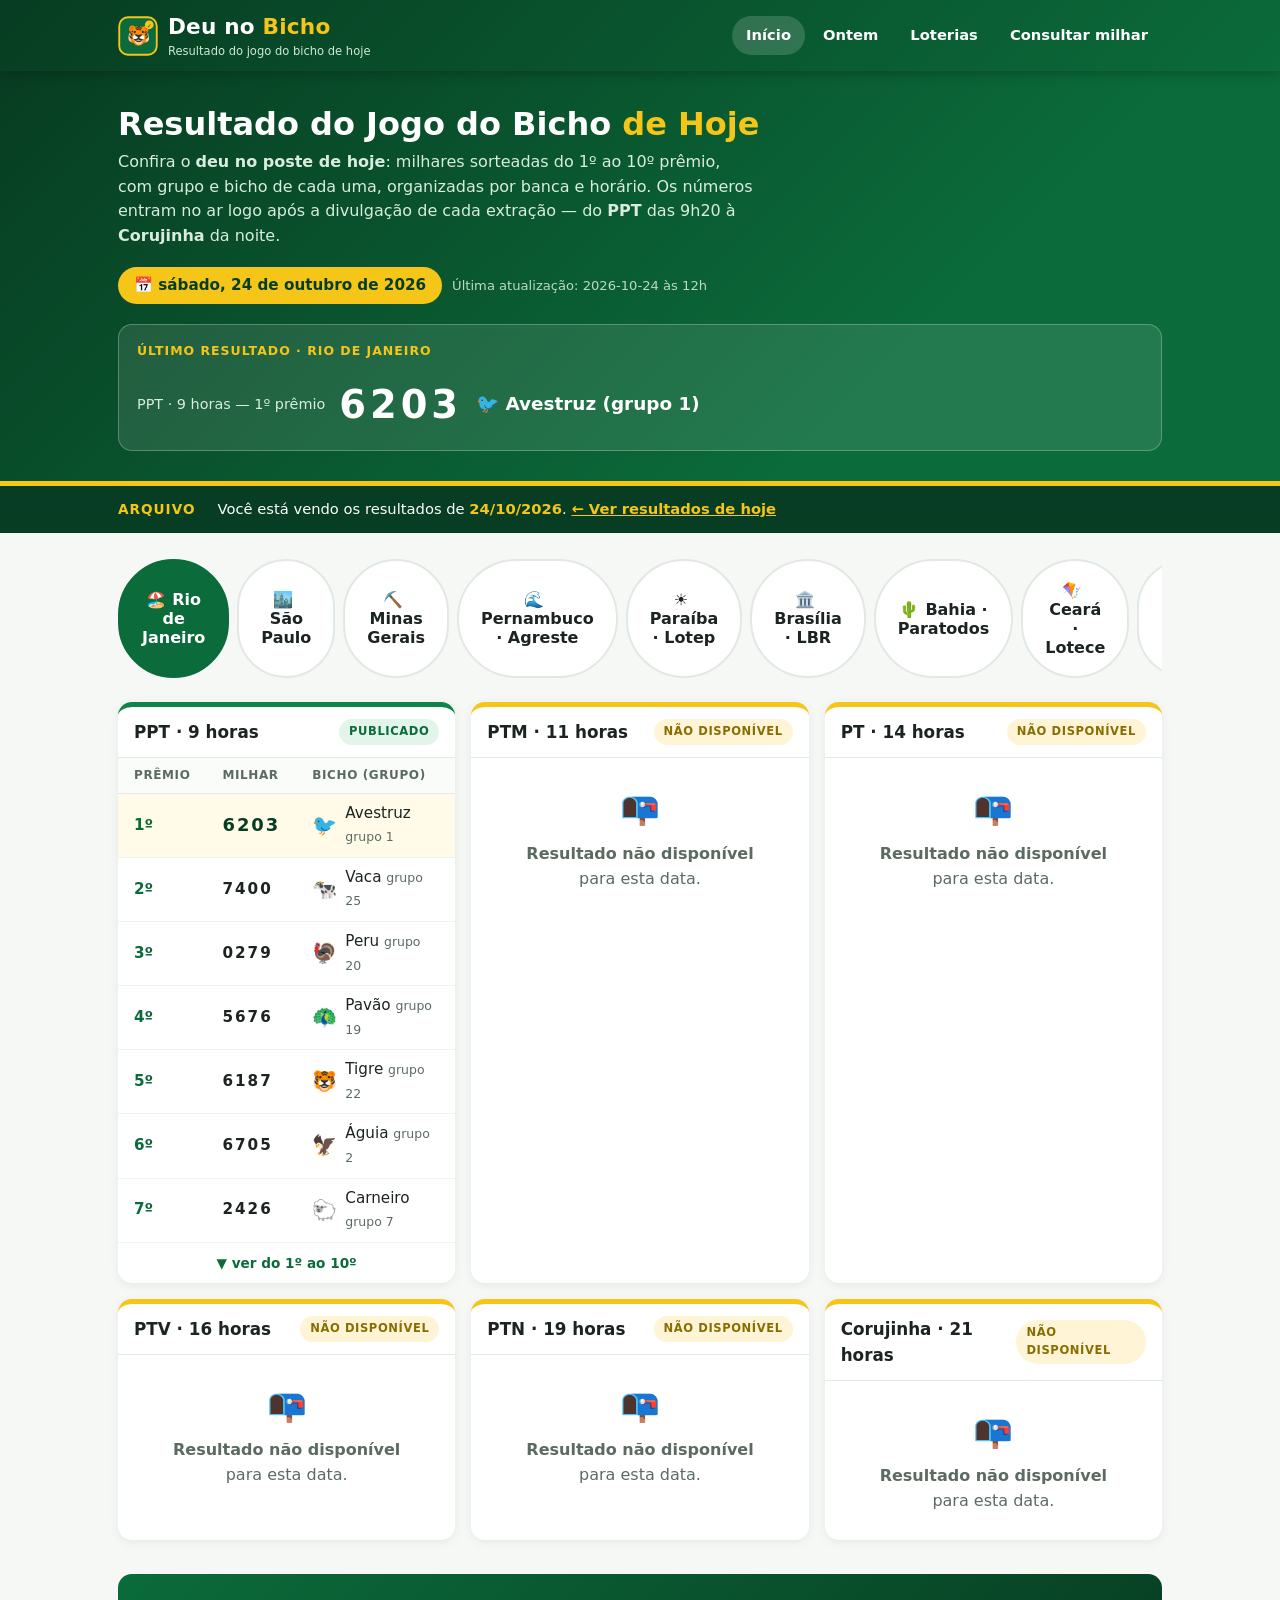
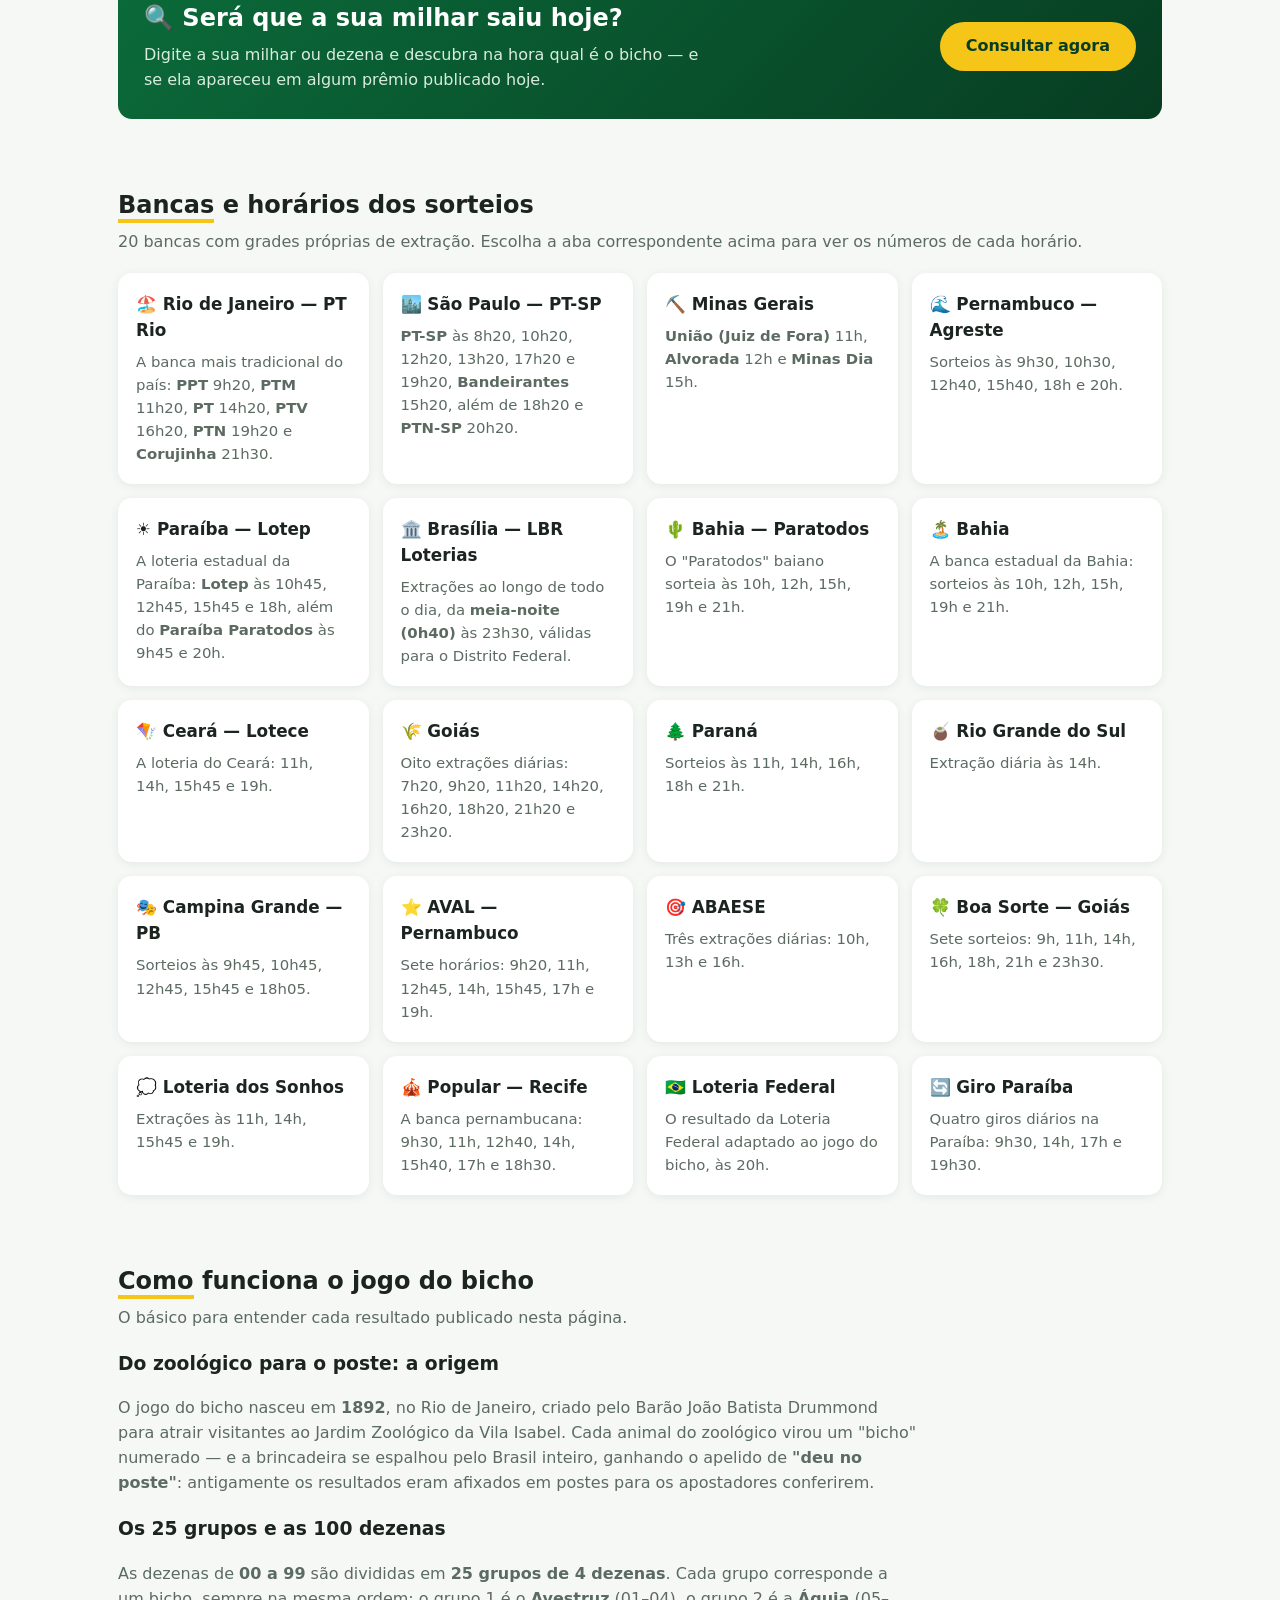
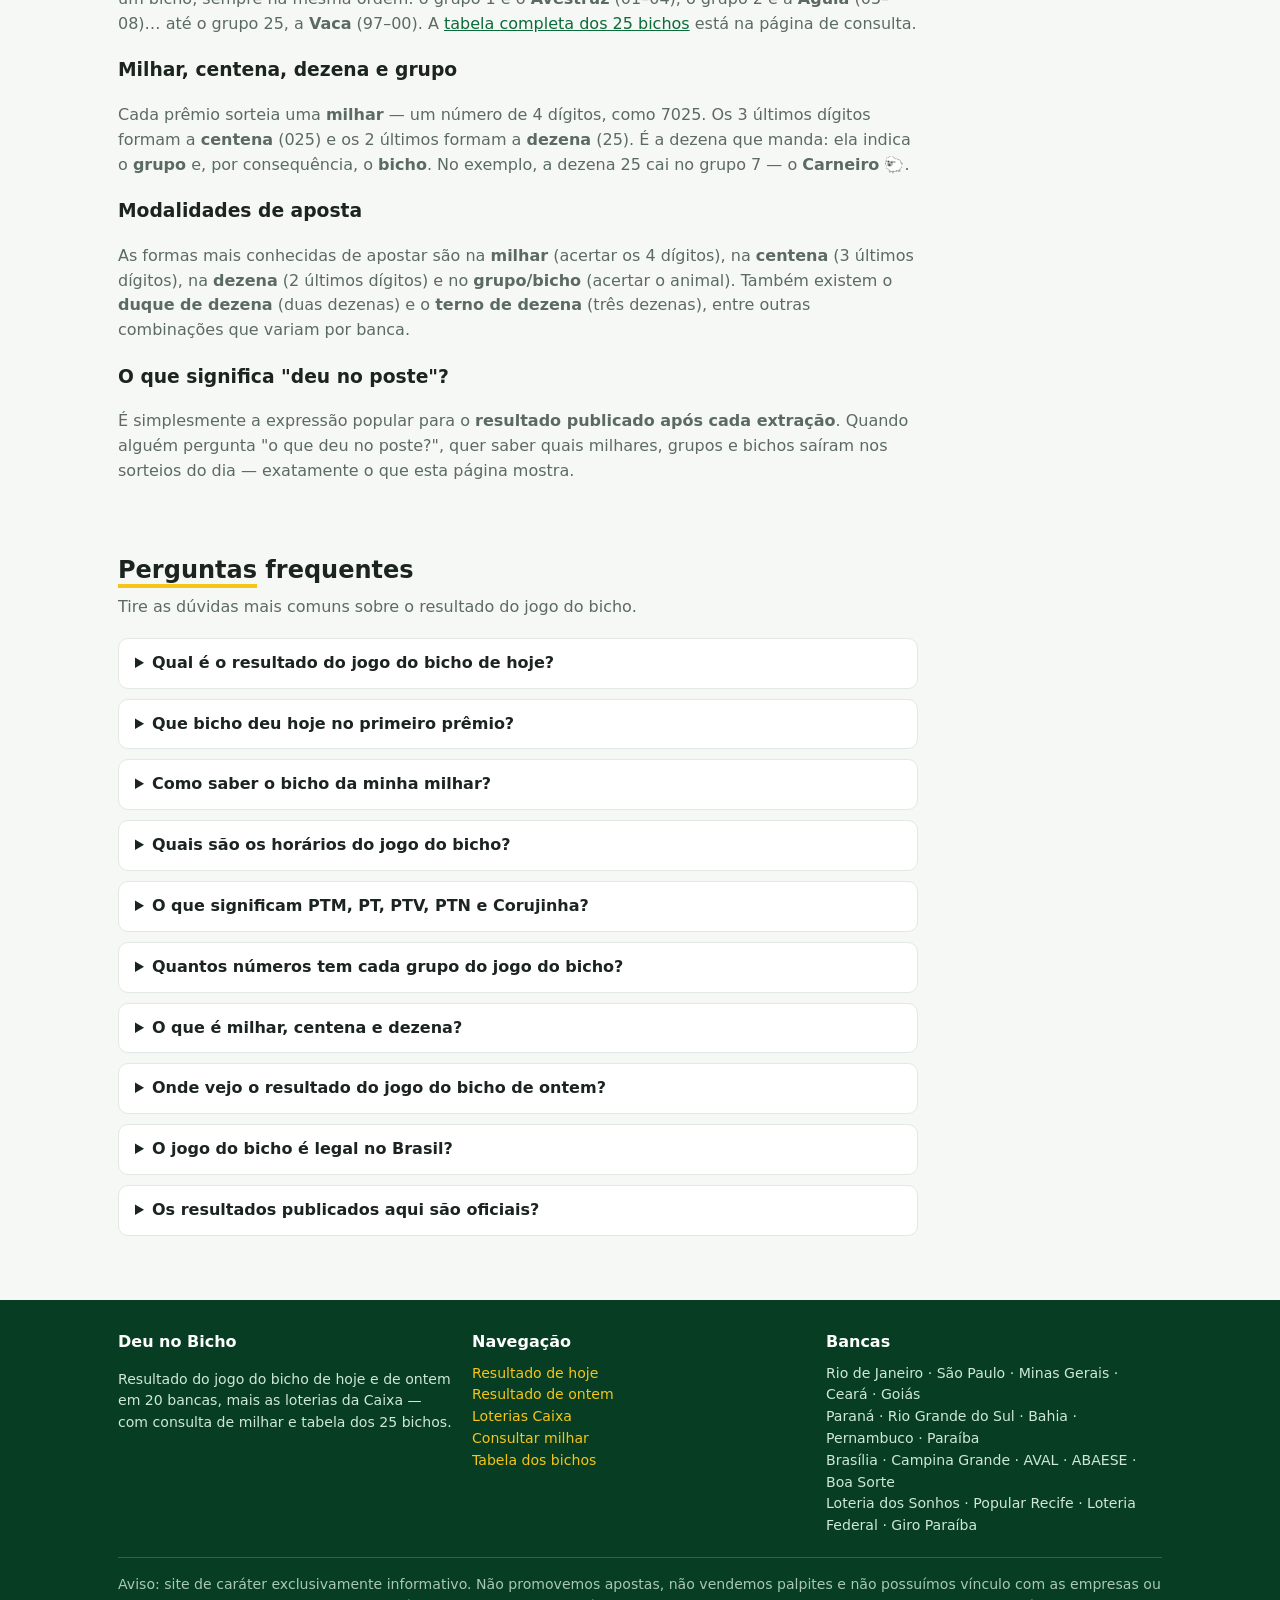
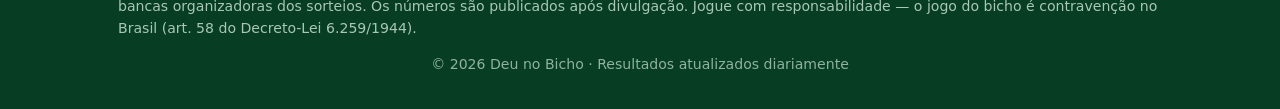
<file: index.html>
<!DOCTYPE html>
<html lang="pt-BR">
<head>
<meta charset="UTF-8">
<meta name="viewport" content="width=device-width, initial-scale=1.0">
<title>Resultado do Jogo do Bicho de Hoje — PT, PTM, PTV, PTN e Corujinha | Deu no Bicho</title>
<meta name="description" content="Resultado do jogo do bicho de hoje atualizado após cada extração: milhares, grupos e bichos do 1º ao 10º prêmio em 20 bancas — RJ, SP, MG, CE, GO, PR, RS, BA, PE, PB, DF e mais. Consulte PTM, PT, PTV, PTN, Corujinha, Lotep, Paratodos e LBR.">
<link rel="icon" type="image/svg+xml" href="assets/favicon.svg">
<link rel="stylesheet" href="assets/styles.css">
<link rel="canonical" href="index.html">
<meta property="og:title" content="Resultado do Jogo do Bicho de Hoje | Deu no Bicho">
<meta property="og:description" content="Milhares, grupos e bichos de hoje, organizados por horário e banca. Consulte também a sua milhar.">
<meta property="og:type" content="website">
<script type="application/ld+json">
{
  "@context": "https://schema.org",
  "@type": "FAQPage",
  "mainEntity": [
    {"@type": "Question", "name": "Qual é o resultado do jogo do bicho de hoje?",
     "acceptedAnswer": {"@type": "Answer", "text": "O resultado de hoje é publicado nesta página logo após cada extração, organizado por banca e horário. No Rio de Janeiro os sorteios são PPT (9h20), PTM (11h20), PT (14h20), PTV (16h20), PTN (19h20) e Corujinha (21h30). Também publicamos São Paulo, Minas Gerais, Ceará, Goiás, Paraná, Rio Grande do Sul, Bahia, Pernambuco, Paraíba, Brasília e outras 11 bancas."}},
    {"@type": "Question", "name": "Que bicho deu hoje no primeiro prêmio?",
     "acceptedAnswer": {"@type": "Answer", "text": "O bicho do primeiro prêmio de cada sorteio aparece em destaque no topo da página, no quadro 'Último resultado', e na primeira linha da tabela de cada extração, com o nome do bicho e o número do grupo."}},
    {"@type": "Question", "name": "Como saber o bicho da minha milhar?",
     "acceptedAnswer": {"@type": "Answer", "text": "Pegue os dois últimos dígitos da milhar (a dezena) e veja em qual dos 25 grupos ela se encaixa — cada grupo tem 4 dezenas e um bicho. Exemplo: milhar 7025, dezena 25, grupo 7, bicho Carneiro. Você pode fazer isso automaticamente na página Consultar milhar."}},
    {"@type": "Question", "name": "Quais são os horários do jogo do bicho?",
     "acceptedAnswer": {"@type": "Answer", "text": "Depende da banca. No RJ: PPT 9h20, PTM 11h20, PT 14h20, PTV 16h20, PTN 19h20 e Corujinha 21h30. Em São Paulo: PT-SP às 8h20, 10h20, 12h20, 13h20, 17h20 e 19h20, Bandeirantes 15h20, 18h20 e PTN-SP 20h20. A Lotep (PB) sorteia às 9h45, 10h45, 12h45, 15h45, 18h e 20h. A LBR (DF) tem extrações da meia-noite (0h40) às 23h30. Também cobrimos Ceará, Goiás, Paraná, Rio Grande do Sul, Bahia, Campina Grande, AVAL, ABAESE, Boa Sorte, Loteria dos Sonhos, Popular Recife, Loteria Federal e Giro Paraíba."}},
    {"@type": "Question", "name": "O que significam PTM, PT, PTV, PTN e Corujinha?",
     "acceptedAnswer": {"@type": "Answer", "text": "São os nomes das extrações do jogo do bicho no Rio de Janeiro, cada uma num horário: PTM de manhã (11h20), PT à tarde (14h20), PTV no fim da tarde (16h20), PTN à noite (19h20) e Corujinha, a última do dia (21h30). PPT é a extração das 9h20."}},
    {"@type": "Question", "name": "Quantos números tem cada grupo do jogo do bicho?",
     "acceptedAnswer": {"@type": "Answer", "text": "Cada grupo reúne 4 dezenas. O grupo 1 (Avestruz) vai de 01 a 04, o grupo 2 (Águia) de 05 a 08, e assim por diante até o grupo 25 (Vaca), com as dezenas 97, 98, 99 e 00."}},
    {"@type": "Question", "name": "O que é milhar, centena e dezena no jogo do bicho?",
     "acceptedAnswer": {"@type": "Answer", "text": "Cada prêmio sorteia uma milhar, número de 4 dígitos. Os 3 últimos dígitos formam a centena e os 2 últimos formam a dezena. É a dezena que define o grupo — e portanto o bicho — daquela milhar."}},
    {"@type": "Question", "name": "O jogo do bicho é legal no Brasil?",
     "acceptedAnswer": {"@type": "Answer", "text": "Não. O jogo do bicho é considerado contravenção penal no Brasil (art. 58 do Decreto-Lei 6.259/1944). Este site é apenas informativo e não promove apostas."}},
    {"@type": "Question", "name": "Onde vejo o resultado do jogo do bicho de ontem?",
     "acceptedAnswer": {"@type": "Answer", "text": "Na página 'Ontem', no menu do site, com todos os sorteios do dia anterior organizados por banca e horário."}},
    {"@type": "Question", "name": "O que significa a expressão 'deu no poste'?",
     "acceptedAnswer": {"@type": "Answer", "text": "É a expressão popular para o resultado divulgado após cada extração do jogo do bicho — a lista de milhares sorteadas que 'saiu' e foi publicada."}}
  ]
}
</script>
</head>
<body>

<header class="site-header">
  <div class="wrap">
    <a class="brand" href="index.html">
      <img src="assets/favicon.svg" alt="Deu no Bicho">
      <span>
        <span class="brand-name">Deu no <em>Bicho</em></span>
        <span class="brand-tag">Resultado do jogo do bicho de hoje</span>
      </span>
    </a>
    <nav class="nav" aria-label="Navegação principal">
      <a href="index.html" class="active">Início</a>
      <a href="ontem.html">Ontem</a>
      <a href="loterias.html">Loterias</a>
      <a href="consultar.html">Consultar milhar</a>
    </nav>
  </div>
</header>

<section class="hero">
  <div class="wrap">
    <h1>Resultado do Jogo do Bicho <span class="gold">de Hoje</span></h1>
    <p class="lead">Confira o <strong>deu no poste de hoje</strong>: milhares sorteadas do 1º ao 10º prêmio, com grupo e bicho de cada uma, organizadas por banca e horário. Os números entram no ar logo após a divulgação de cada extração — do <strong>PPT</strong> das 9h20 à <strong>Corujinha</strong> da noite.</p>
    <div class="hero-meta">
      <span class="date-pill">📅 <time data-jb-date>carregando…</time></span>
      <span class="updated">Última atualização: <span data-jb-updated>…</span></span>
    </div>
    <div class="last-result" id="last-result" aria-live="polite"></div>
  </div>
</section>

<div class="next-strip">
  <div class="wrap" id="next-draws"></div>
</div>

<main class="wrap">
  <div class="tabs" id="banca-tabs" role="tablist" aria-label="Escolher banca"></div>
  <section class="draws" id="draws" aria-live="polite" aria-label="Resultados por sorteio"></section>

  <section class="section">
    <div class="tool-teaser">
      <div>
        <h2>🔍 Será que a sua milhar saiu hoje?</h2>
        <p>Digite a sua milhar ou dezena e descubra na hora qual é o bicho — e se ela apareceu em algum prêmio publicado hoje.</p>
      </div>
      <a class="btn" href="consultar.html">Consultar agora</a>
    </div>
  </section>

  <section class="section" aria-labelledby="h-bancas">
    <h2 id="h-bancas"><span class="gold-u">Bancas</span> e horários dos sorteios</h2>
    <p class="sub">20 bancas com grades próprias de extração. Escolha a aba correspondente acima para ver os números de cada horário.</p>
    <div class="info-grid">
      <div class="info-card">
        <h3>🏖️ Rio de Janeiro — PT Rio</h3>
        <p>A banca mais tradicional do país: <strong>PPT</strong> 9h20, <strong>PTM</strong> 11h20, <strong>PT</strong> 14h20, <strong>PTV</strong> 16h20, <strong>PTN</strong> 19h20 e <strong>Corujinha</strong> 21h30.</p>
      </div>
      <div class="info-card">
        <h3>🏙️ São Paulo — PT-SP</h3>
        <p><strong>PT-SP</strong> às 8h20, 10h20, 12h20, 13h20, 17h20 e 19h20, <strong>Bandeirantes</strong> 15h20, além de 18h20 e <strong>PTN-SP</strong> 20h20.</p>
      </div>
      <div class="info-card">
        <h3>⛏️ Minas Gerais</h3>
        <p><strong>União (Juiz de Fora)</strong> 11h, <strong>Alvorada</strong> 12h e <strong>Minas Dia</strong> 15h.</p>
      </div>
      <div class="info-card">
        <h3>🌊 Pernambuco — Agreste</h3>
        <p>Sorteios às 9h30, 10h30, 12h40, 15h40, 18h e 20h.</p>
      </div>
      <div class="info-card">
        <h3>☀️ Paraíba — Lotep</h3>
        <p>A loteria estadual da Paraíba: <strong>Lotep</strong> às 10h45, 12h45, 15h45 e 18h, além do <strong>Paraíba Paratodos</strong> às 9h45 e 20h.</p>
      </div>
      <div class="info-card">
        <h3>🏛️ Brasília — LBR Loterias</h3>
        <p>Extrações ao longo de todo o dia, da <strong>meia-noite (0h40)</strong> às 23h30, válidas para o Distrito Federal.</p>
      </div>
      <div class="info-card">
        <h3>🌵 Bahia — Paratodos</h3>
        <p>O "Paratodos" baiano sorteia às 10h, 12h, 15h, 19h e 21h.</p>
      </div>
      <div class="info-card">
        <h3>🏝️ Bahia</h3>
        <p>A banca estadual da Bahia: sorteios às 10h, 12h, 15h, 19h e 21h.</p>
      </div>
      <div class="info-card">
        <h3>🪁 Ceará — Lotece</h3>
        <p>A loteria do Ceará: 11h, 14h, 15h45 e 19h.</p>
      </div>
      <div class="info-card">
        <h3>🌾 Goiás</h3>
        <p>Oito extrações diárias: 7h20, 9h20, 11h20, 14h20, 16h20, 18h20, 21h20 e 23h20.</p>
      </div>
      <div class="info-card">
        <h3>🌲 Paraná</h3>
        <p>Sorteios às 11h, 14h, 16h, 18h e 21h.</p>
      </div>
      <div class="info-card">
        <h3>🧉 Rio Grande do Sul</h3>
        <p>Extração diária às 14h.</p>
      </div>
      <div class="info-card">
        <h3>🎭 Campina Grande — PB</h3>
        <p>Sorteios às 9h45, 10h45, 12h45, 15h45 e 18h05.</p>
      </div>
      <div class="info-card">
        <h3>⭐ AVAL — Pernambuco</h3>
        <p>Sete horários: 9h20, 11h, 12h45, 14h, 15h45, 17h e 19h.</p>
      </div>
      <div class="info-card">
        <h3>🎯 ABAESE</h3>
        <p>Três extrações diárias: 10h, 13h e 16h.</p>
      </div>
      <div class="info-card">
        <h3>🍀 Boa Sorte — Goiás</h3>
        <p>Sete sorteios: 9h, 11h, 14h, 16h, 18h, 21h e 23h30.</p>
      </div>
      <div class="info-card">
        <h3>💭 Loteria dos Sonhos</h3>
        <p>Extrações às 11h, 14h, 15h45 e 19h.</p>
      </div>
      <div class="info-card">
        <h3>🎪 Popular — Recife</h3>
        <p>A banca pernambucana: 9h30, 11h, 12h40, 14h, 15h40, 17h e 18h30.</p>
      </div>
      <div class="info-card">
        <h3>🇧🇷 Loteria Federal</h3>
        <p>O resultado da Loteria Federal adaptado ao jogo do bicho, às 20h.</p>
      </div>
      <div class="info-card">
        <h3>🔄 Giro Paraíba</h3>
        <p>Quatro giros diários na Paraíba: 9h30, 14h, 17h e 19h30.</p>
      </div>
    </div>
  </section>

  <section class="section" aria-labelledby="h-como">
    <h2 id="h-como"><span class="gold-u">Como</span> funciona o jogo do bicho</h2>
    <p class="sub">O básico para entender cada resultado publicado nesta página.</p>

    <article class="faq">
      <h3 style="margin-top:0">Do zoológico para o poste: a origem</h3>
      <p style="color:var(--muted)">O jogo do bicho nasceu em <strong>1892</strong>, no Rio de Janeiro, criado pelo Barão João Batista Drummond para atrair visitantes ao Jardim Zoológico da Vila Isabel. Cada animal do zoológico virou um "bicho" numerado — e a brincadeira se espalhou pelo Brasil inteiro, ganhando o apelido de <strong>"deu no poste"</strong>: antigamente os resultados eram afixados em postes para os apostadores conferirem.</p>

      <h3>Os 25 grupos e as 100 dezenas</h3>
      <p style="color:var(--muted)">As dezenas de <strong>00 a 99</strong> são divididas em <strong>25 grupos de 4 dezenas</strong>. Cada grupo corresponde a um bicho, sempre na mesma ordem: o grupo 1 é o <strong>Avestruz</strong> (01–04), o grupo 2 é a <strong>Águia</strong> (05–08)… até o grupo 25, a <strong>Vaca</strong> (97–00). A <a href="consultar.html#tabela">tabela completa dos 25 bichos</a> está na página de consulta.</p>

      <h3>Milhar, centena, dezena e grupo</h3>
      <p style="color:var(--muted)">Cada prêmio sorteia uma <strong>milhar</strong> — um número de 4 dígitos, como 7025. Os 3 últimos dígitos formam a <strong>centena</strong> (025) e os 2 últimos formam a <strong>dezena</strong> (25). É a dezena que manda: ela indica o <strong>grupo</strong> e, por consequência, o <strong>bicho</strong>. No exemplo, a dezena 25 cai no grupo 7 — o <strong>Carneiro</strong> 🐑.</p>

      <h3>Modalidades de aposta</h3>
      <p style="color:var(--muted)">As formas mais conhecidas de apostar são na <strong>milhar</strong> (acertar os 4 dígitos), na <strong>centena</strong> (3 últimos dígitos), na <strong>dezena</strong> (2 últimos dígitos) e no <strong>grupo/bicho</strong> (acertar o animal). Também existem o <strong>duque de dezena</strong> (duas dezenas) e o <strong>terno de dezena</strong> (três dezenas), entre outras combinações que variam por banca.</p>

      <h3>O que significa "deu no poste"?</h3>
      <p style="color:var(--muted)">É simplesmente a expressão popular para o <strong>resultado publicado após cada extração</strong>. Quando alguém pergunta "o que deu no poste?", quer saber quais milhares, grupos e bichos saíram nos sorteios do dia — exatamente o que esta página mostra.</p>
    </article>
  </section>

  <section class="section faq" aria-labelledby="h-faq">
    <h2 id="h-faq"><span class="gold-u">Perguntas</span> frequentes</h2>
    <p class="sub">Tire as dúvidas mais comuns sobre o resultado do jogo do bicho.</p>
    <details>
      <summary>Qual é o resultado do jogo do bicho de hoje?</summary>
      <p>Está nesta página, organizado por banca e horário, e é atualizado logo após cada extração. No topo você vê o último sorteio publicado, com a milhar e o bicho do 1º prêmio em destaque.</p>
    </details>
    <details>
      <summary>Que bicho deu hoje no primeiro prêmio?</summary>
      <p>O quadro "Último resultado", no topo da página, mostra a milhar e o bicho do 1º prêmio do sorteio mais recente. Cada tabela de extração também traz o bicho do 1º prêmio na primeira linha, em destaque.</p>
    </details>
    <details>
      <summary>Como saber o bicho da minha milhar?</summary>
      <p>Pegue os dois últimos dígitos da milhar e localize o grupo na tabela dos 25 bichos. Exemplo: milhar 7025 → dezena 25 → grupo 7 → Carneiro. Ou use a <a href="consultar.html">consulta automática de milhar</a>, que ainda verifica se ela saiu hoje.</p>
    </details>
    <details>
      <summary>Quais são os horários do jogo do bicho?</summary>
      <p>Variam por banca. No RJ: PPT 9h20, PTM 11h20, PT 14h20, PTV 16h20, PTN 18h20 e Corujinha 21h20. Em SP: 8h20, 10h20, 12h20, 13h20 e 15h20 (Bandeirantes). A Lotep (PB) sorteia às 9h45, 10h45, 12h45, 15h45, 18h e 20h. A LBR (DF) tem extrações o dia todo a partir de 0h40. Veja a seção de bancas acima para a grade completa.</p>
    </details>
    <details>
      <summary>O que significam PTM, PT, PTV, PTN e Corujinha?</summary>
      <p>São os nomes das extrações do Rio de Janeiro, uma para cada horário do dia: PTM de manhã (11h20), PT à tarde (14h20), PTV no fim da tarde (16h20), PTN à noite (18h20) e Corujinha, a última (21h20). O PPT é o sorteio das 9h20.</p>
    </details>
    <details>
      <summary>Quantos números tem cada grupo do jogo do bicho?</summary>
      <p>Cada grupo tem 4 dezenas. O grupo 1 (Avestruz) cobre 01 a 04, o grupo 2 (Águia) 05 a 08, e assim sucessivamente até o grupo 25 (Vaca), com 97, 98, 99 e 00.</p>
    </details>
    <details>
      <summary>O que é milhar, centena e dezena?</summary>
      <p>A milhar é o número de 4 dígitos sorteado em cada prêmio. A centena são seus 3 últimos dígitos e a dezena, os 2 últimos. A dezena define o grupo — e o bicho — da milhar.</p>
    </details>
    <details>
      <summary>Onde vejo o resultado do jogo do bicho de ontem?</summary>
      <p>Na página <a href="ontem.html">Ontem</a>, no menu do site, com todos os sorteios do dia anterior por banca e horário.</p>
    </details>
    <details>
      <summary>O jogo do bicho é legal no Brasil?</summary>
      <p>Não. O jogo do bicho é contravenção penal no Brasil (art. 58 do Decreto-Lei 6.259/1944). Este site tem caráter exclusivamente informativo: publica resultados, não promove apostas.</p>
    </details>
    <details>
      <summary>Os resultados publicados aqui são oficiais?</summary>
      <p>Publicamos os números divulgados pelas bancas após cada apuração, com caráter informativo e sem vínculo com os organizadores. Em caso de divergência, vale sempre a divulgação oficial da banca.</p>
    </details>
  </section>
</main>

<footer class="site-footer">
  <div class="wrap">
    <div class="cols">
      <div>
        <h4>Deu no Bicho</h4>
        <p>Resultado do jogo do bicho de hoje e de ontem em 20 bancas, mais as loterias da Caixa — com consulta de milhar e tabela dos 25 bichos.</p>
      </div>
      <div>
        <h4>Navegação</h4>
        <ul>
          <li><a href="index.html">Resultado de hoje</a></li>
          <li><a href="ontem.html">Resultado de ontem</a></li>
          <li><a href="loterias.html">Loterias Caixa</a></li>
          <li><a href="consultar.html">Consultar milhar</a></li>
          <li><a href="consultar.html#tabela">Tabela dos bichos</a></li>
        </ul>
      </div>
      <div>
        <h4>Bancas</h4>
        <ul>
          <li>Rio de Janeiro · São Paulo · Minas Gerais · Ceará · Goiás</li>
          <li>Paraná · Rio Grande do Sul · Bahia · Pernambuco · Paraíba</li>
          <li>Brasília · Campina Grande · AVAL · ABAESE · Boa Sorte</li>
          <li>Loteria dos Sonhos · Popular Recife · Loteria Federal · Giro Paraíba</li>
        </ul>
      </div>
    </div>
    <p class="disclaimer">Aviso: site de caráter exclusivamente informativo. Não promovemos apostas, não vendemos palpites e não possuímos vínculo com as empresas ou bancas organizadoras dos sorteios. Os números são publicados após divulgação. Jogue com responsabilidade — o jogo do bicho é contravenção no Brasil (art. 58 do Decreto-Lei 6.259/1944).</p>
    <p class="copy">© 2026 Deu no Bicho · Resultados atualizados diariamente</p>
  </div>
</footer>

<script src="assets/data.js"></script>
<script src="assets/app.js"></script>
</body>
</html>
</file>
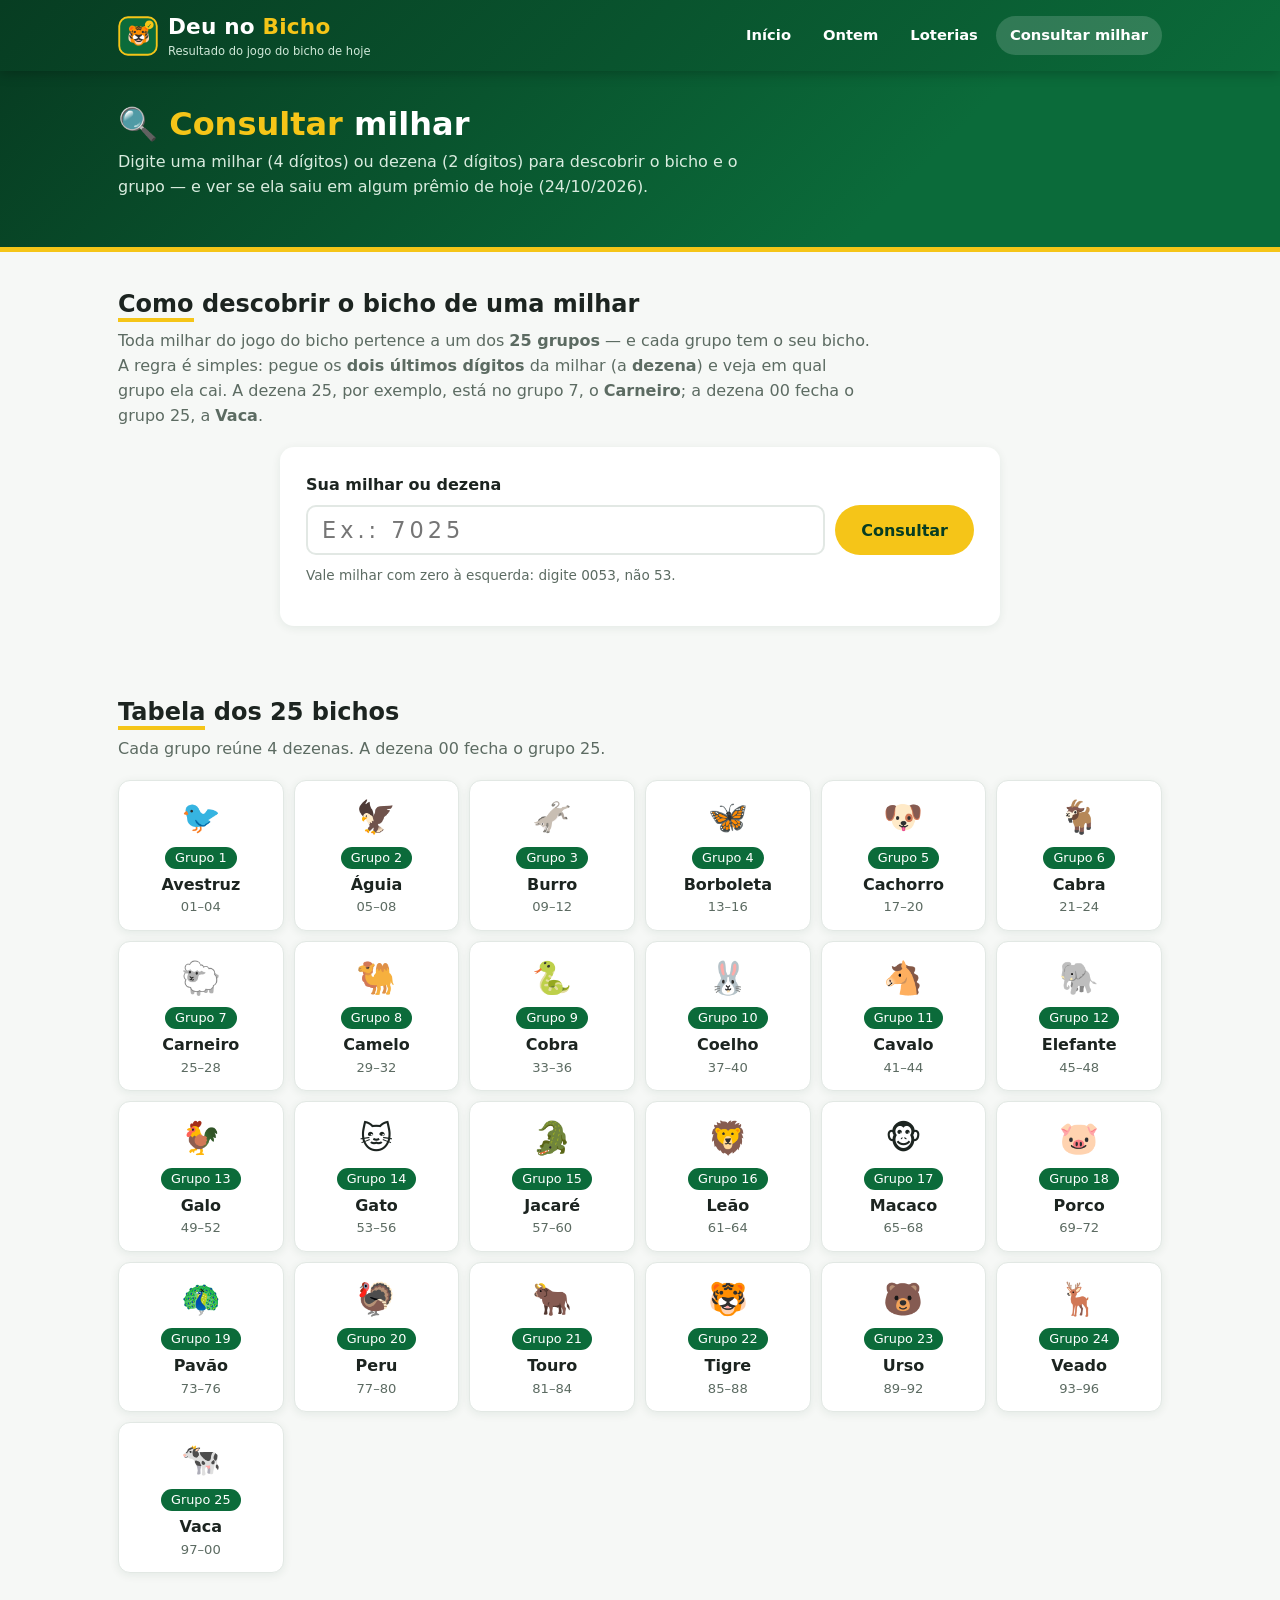
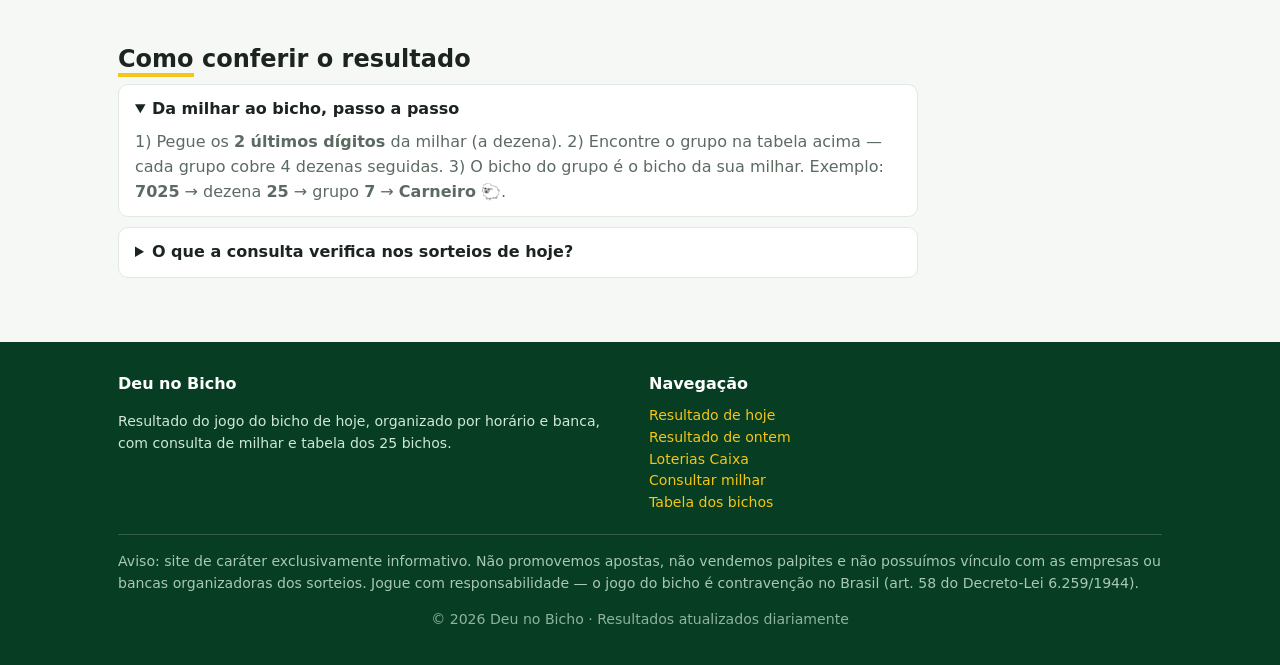
<file: consultar.html>
<!DOCTYPE html>
<html lang="pt-BR">
<head>
<meta charset="UTF-8">
<meta name="viewport" content="width=device-width, initial-scale=1.0">
<title>Consultar Milhar do Jogo do Bicho | Deu no Bicho</title>
<meta name="description" content="Descubra o bicho e o grupo de qualquer milhar ou dezena do jogo do bicho e confira se ela saiu nos sorteios de hoje. Tabela completa dos 25 grupos.">
<link rel="icon" type="image/svg+xml" href="assets/favicon.svg">
<link rel="canonical" href="consultar.html">
<link rel="stylesheet" href="assets/styles.css">
<meta property="og:title" content="Consultar Milhar do Jogo do Bicho | Deu no Bicho">
<meta property="og:description" content="Digite sua milhar e veja o bicho na hora — e se ela saiu hoje.">
<meta property="og:type" content="website">
</head>
<body>

<header class="site-header">
  <div class="wrap">
    <a class="brand" href="index.html">
      <img src="assets/favicon.svg" alt="Deu no Bicho">
      <span>
        <span class="brand-name">Deu no <em>Bicho</em></span>
        <span class="brand-tag">Resultado do jogo do bicho de hoje</span>
      </span>
    </a>
    <nav class="nav" aria-label="Navegação principal">
      <a href="index.html">Início</a>
      <a href="ontem.html">Ontem</a>
      <a href="loterias.html">Loterias</a>
      <a href="consultar.html" class="active">Consultar milhar</a>
    </nav>
  </div>
</header>

<section class="hero">
  <div class="wrap">
    <h1>🔍 <span class="gold">Consultar</span> milhar</h1>
    <p class="lead">Digite uma milhar (4 dígitos) ou dezena (2 dígitos) para descobrir o bicho e o grupo — e ver se ela saiu em algum prêmio de hoje (<span data-jb-dateshort>…</span>).</p>
  </div>
</section>

<main class="wrap">
  <section class="section" aria-labelledby="h-como-cons">
    <h2 id="h-como-cons"><span class="gold-u">Como</span> descobrir o bicho de uma milhar</h2>
    <p class="sub" style="max-width:760px">Toda milhar do jogo do bicho pertence a um dos <strong>25 grupos</strong> — e cada grupo tem o seu bicho. A regra é simples: pegue os <strong>dois últimos dígitos</strong> da milhar (a <strong>dezena</strong>) e veja em qual grupo ela cai. A dezena 25, por exemplo, está no grupo 7, o <strong>Carneiro</strong>; a dezena 00 fecha o grupo 25, a <strong>Vaca</strong>.</p>
    <div class="consult-box" style="margin-top:18px">
      <form id="consult-form">
        <label for="consult-input">Sua milhar ou dezena</label>
        <div class="consult-row">
          <input id="consult-input" type="text" inputmode="numeric" maxlength="4"
                 placeholder="Ex.: 7025" autocomplete="off" aria-describedby="consult-hint">
          <button class="btn" type="submit">Consultar</button>
        </div>
        <p class="hint" id="consult-hint">Vale milhar com zero à esquerda: digite 0053, não 53.</p>
      </form>
      <div class="result-panel" id="consult-result" aria-live="polite"></div>
    </div>
  </section>

  <section class="section" id="tabela">
    <h2><span class="gold-u">Tabela</span> dos 25 bichos</h2>
    <p class="sub">Cada grupo reúne 4 dezenas. A dezena 00 fecha o grupo 25.</p>
    <div class="bicho-grid" id="bicho-grid"></div>
  </section>

  <section class="section faq">
    <h2><span class="gold-u">Como</span> conferir o resultado</h2>
    <details open>
      <summary>Da milhar ao bicho, passo a passo</summary>
      <p>1) Pegue os <strong>2 últimos dígitos</strong> da milhar (a dezena). 2) Encontre o grupo na tabela acima — cada grupo cobre 4 dezenas seguidas. 3) O bicho do grupo é o bicho da sua milhar. Exemplo: <strong>7025</strong> → dezena <strong>25</strong> → grupo <strong>7</strong> → <strong>Carneiro</strong> 🐑.</p>
    </details>
    <details>
      <summary>O que a consulta verifica nos sorteios de hoje?</summary>
      <p>A ferramenta compara o que você digitou com todos os prêmios já publicados hoje: se a <strong>milhar for idêntica</strong> a alguma sorteada, ela aparece como "milhar exata". Se você digitou só a dezena, mostramos os prêmios do 1º ao 5º em que ela apareceu.</p>
    </details>
  </section>
</main>

<footer class="site-footer">
  <div class="wrap">
    <div class="cols">
      <div>
        <h4>Deu no Bicho</h4>
        <p>Resultado do jogo do bicho de hoje, organizado por horário e banca, com consulta de milhar e tabela dos 25 bichos.</p>
      </div>
      <div>
        <h4>Navegação</h4>
        <ul>
          <li><a href="index.html">Resultado de hoje</a></li>
          <li><a href="ontem.html">Resultado de ontem</a></li>
          <li><a href="loterias.html">Loterias Caixa</a></li>
          <li><a href="consultar.html">Consultar milhar</a></li>
          <li><a href="consultar.html#tabela">Tabela dos bichos</a></li>
        </ul>
      </div>
    </div>
    <p class="disclaimer">Aviso: site de caráter exclusivamente informativo. Não promovemos apostas, não vendemos palpites e não possuímos vínculo com as empresas ou bancas organizadoras dos sorteios. Jogue com responsabilidade — o jogo do bicho é contravenção no Brasil (art. 58 do Decreto-Lei 6.259/1944).</p>
    <p class="copy">© 2026 Deu no Bicho · Resultados atualizados diariamente</p>
  </div>
</footer>

<script src="assets/data.js"></script>
<script src="assets/app.js"></script>
</body>
</html>
</file>
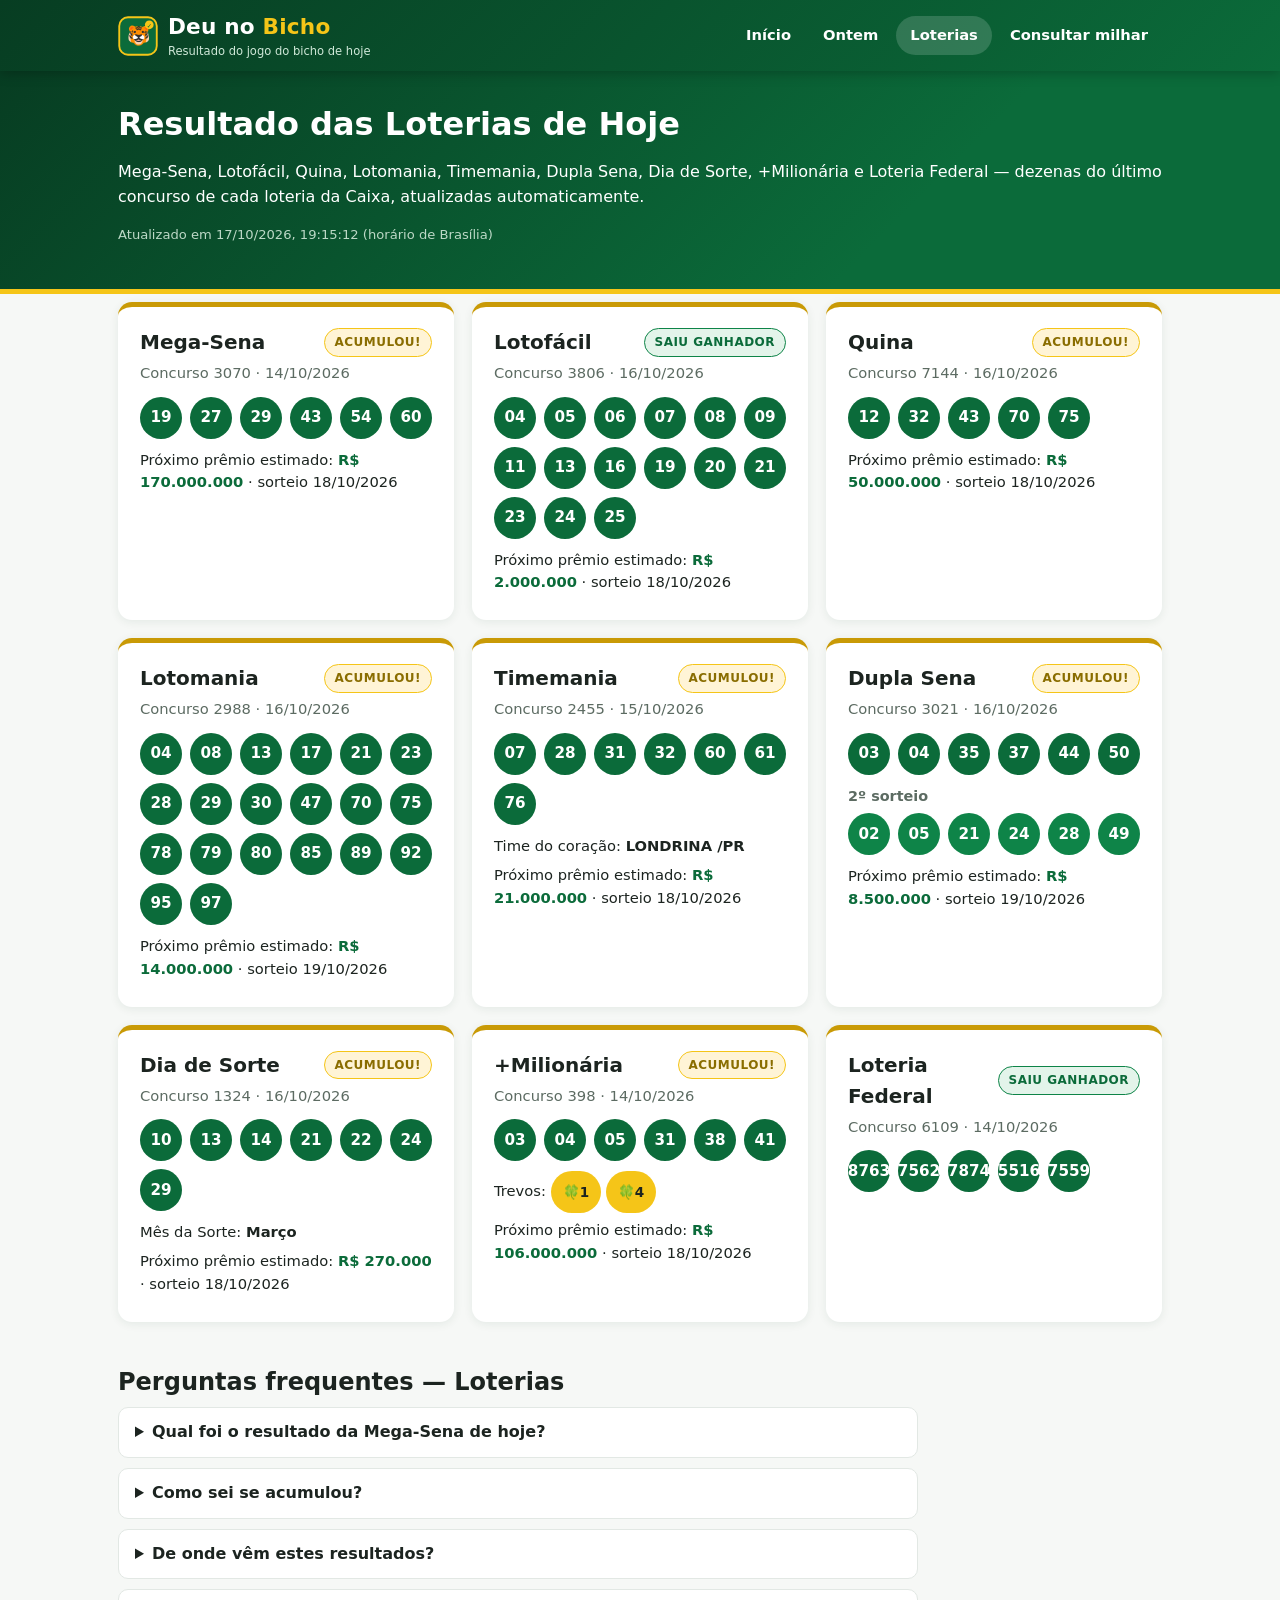
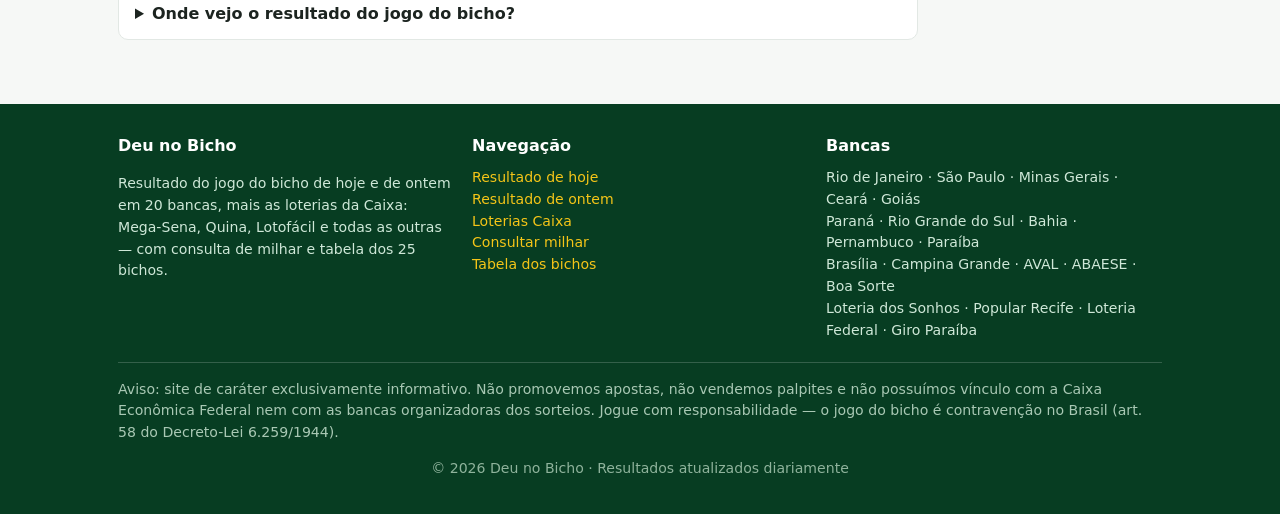
<file: loterias.html>
<!DOCTYPE html>
<html lang="pt-BR">
<head>
<meta charset="UTF-8">
<meta name="viewport" content="width=device-width, initial-scale=1.0">
<title>Resultado das Loterias de Hoje — Mega-Sena, Quina, Lotofácil e mais | Deu no Bicho</title>
<meta name="description" content="Resultado das loterias Caixa de hoje: Mega-Sena, Lotofácil, Quina, Lotomania, Timemania, Dupla Sena, Dia de Sorte, +Milionária e Loteria Federal. Dezenas do último concurso, acumulou ou não e estimativa do próximo prêmio.">
<link rel="icon" type="image/svg+xml" href="assets/favicon.svg">
<link rel="stylesheet" href="assets/styles.css">
<link rel="canonical" href="loterias.html">
<meta property="og:title" content="Resultado das Loterias de Hoje | Deu no Bicho">
<meta property="og:description" content="Mega-Sena, Quina, Lotofácil, Lotomania, Timemania, Dupla Sena, Dia de Sorte, +Milionária e Loteria Federal — dezenas do último concurso.">
<meta property="og:type" content="website">
<script type="application/ld+json">
{
  "@context": "https://schema.org",
  "@type": "FAQPage",
  "mainEntity": [
    {"@type": "Question", "name": "Qual foi o resultado da Mega-Sena de hoje?",
     "acceptedAnswer": {"@type": "Answer", "text": "As seis dezenas do último concurso da Mega-Sena estão no topo da página de Loterias, com número do concurso, data da apuração e o valor estimado do próximo prêmio."}},
    {"@type": "Question", "name": "A Mega-Sena acumulou?",
     "acceptedAnswer": {"@type": "Answer", "text": "Cada carta de loteria mostra um selo 'Acumulou' quando ninguém acertou as seis dezenas, junto da estimativa do próximo concurso."}},
    {"@type": "Question", "name": "Quais loterias aparecem nesta página?",
     "acceptedAnswer": {"@type": "Answer", "text": "Mega-Sena, Lotofácil, Quina, Lotomania, Timemania, Dupla Sena, Dia de Sorte, +Milionária e Loteria Federal — sempre o último concurso apurado de cada uma."}},
    {"@type": "Question", "name": "De onde vêm os resultados das loterias?",
     "acceptedAnswer": {"@type": "Answer", "text": "Da API oficial da Caixa Econômica Federal, atualizada automaticamente após cada apuração."}}
  ]
}
</script>
</head>
<body>

<header class="site-header">
  <div class="wrap">
    <a class="brand" href="index.html">
      <img src="assets/favicon.svg" alt="Deu no Bicho">
      <span>
        <span class="brand-name">Deu no <em>Bicho</em></span>
        <span class="brand-tag">Resultado do jogo do bicho de hoje</span>
      </span>
    </a>
    <nav class="nav" aria-label="Navegação principal">
      <a href="index.html">Início</a>
      <a href="ontem.html">Ontem</a>
      <a href="loterias.html" class="active">Loterias</a>
      <a href="consultar.html">Consultar milhar</a>
    </nav>
  </div>
</header>

<section class="hero">
  <div class="wrap">
    <h1>Resultado das Loterias de Hoje</h1>
    <p class="lede">Mega-Sena, Lotofácil, Quina, Lotomania, Timemania, Dupla Sena, Dia de Sorte, +Milionária e Loteria Federal — dezenas do último concurso de cada loteria da Caixa, atualizadas automaticamente.</p>
    <p class="updated" id="lot-updated"></p>
  </div>
</section>

<main class="wrap">
  <section class="lot-grid" id="lot-grid" aria-live="polite" aria-label="Resultados das loterias"></section>

  <section class="section faq" aria-labelledby="h-faq-lot">
    <h2 id="h-faq-lot">Perguntas frequentes — Loterias</h2>
    <details><summary>Qual foi o resultado da Mega-Sena de hoje?</summary><p>As seis dezenas do último concurso estão no cartão da Mega-Sena acima, com número do concurso, data e estimativa do próximo prêmio.</p></details>
    <details><summary>Como sei se acumulou?</summary><p>Cada cartão mostra o selo <strong>Acumulou</strong> quando ninguém levou o prêmio principal — e o valor estimado do próximo concurso.</p></details>
    <details><summary>De onde vêm estes resultados?</summary><p>Direto da API oficial da Caixa Econômica Federal, atualizada automaticamente após cada apuração.</p></details>
    <details><summary>Onde vejo o resultado do jogo do bicho?</summary><p>Na <a href="index.html">página inicial</a>, com todos os sorteios de hoje organizados por banca e horário.</p></details>
  </section>
</main>

<footer class="site-footer">
  <div class="wrap">
    <div class="cols">
      <div>
        <h4>Deu no Bicho</h4>
        <p>Resultado do jogo do bicho de hoje e de ontem em 20 bancas, mais as loterias da Caixa: Mega-Sena, Quina, Lotofácil e todas as outras — com consulta de milhar e tabela dos 25 bichos.</p>
      </div>
      <div>
        <h4>Navegação</h4>
        <ul>
          <li><a href="index.html">Resultado de hoje</a></li>
          <li><a href="ontem.html">Resultado de ontem</a></li>
          <li><a href="loterias.html">Loterias Caixa</a></li>
          <li><a href="consultar.html">Consultar milhar</a></li>
          <li><a href="consultar.html#tabela">Tabela dos bichos</a></li>
        </ul>
      </div>
      <div>
        <h4>Bancas</h4>
        <ul>
          <li>Rio de Janeiro · São Paulo · Minas Gerais · Ceará · Goiás</li>
          <li>Paraná · Rio Grande do Sul · Bahia · Pernambuco · Paraíba</li>
          <li>Brasília · Campina Grande · AVAL · ABAESE · Boa Sorte</li>
          <li>Loteria dos Sonhos · Popular Recife · Loteria Federal · Giro Paraíba</li>
        </ul>
      </div>
    </div>
    <p class="disclaimer">Aviso: site de caráter exclusivamente informativo. Não promovemos apostas, não vendemos palpites e não possuímos vínculo com a Caixa Econômica Federal nem com as bancas organizadoras dos sorteios. Jogue com responsabilidade — o jogo do bicho é contravenção no Brasil (art. 58 do Decreto-Lei 6.259/1944).</p>
    <p class="copy">© 2026 Deu no Bicho · Resultados atualizados diariamente</p>
  </div>
</footer>

<script src="assets/data-loterias.js"></script>
<script>
(function () {
  var grid = document.getElementById("lot-grid");
  var data = (window.JB_LOTERIAS && window.JB_LOTERIAS.lotteries) || [];
  var upd = document.getElementById("lot-updated");
  if (window.JB_LOTERIAS && window.JB_LOTERIAS.updatedAt) {
    var d = new Date(window.JB_LOTERIAS.updatedAt);
    upd.textContent = "Atualizado em " + d.toLocaleString("pt-BR", { timeZone: "America/Sao_Paulo" }) + " (horário de Brasília)";
  }
  if (!data.length) {
    grid.innerHTML = '<p class="empty">Resultados em atualização. Volte em instantes.</p>';
    return;
  }
  grid.innerHTML = data.map(function (l) {
    var balls = l.dezenas.map(function (z) { return '<span class="ball">' + z + "</span>"; }).join("");
    var balls2 = l.dezenas2 ? '<p class="lot-sub">2º sorteio</p><div class="balls">' + l.dezenas2.map(function (z) { return '<span class="ball ball-2">' + z + "</span>"; }).join("") + "</div>" : "";
    var extra = l.extra ? '<p class="lot-extra">' + l.extra.label + ": <strong>" + l.extra.value + "</strong></p>" : "";
    var trevos = l.trevos ? '<p class="lot-extra">Trevos: ' + l.trevos.map(function (t) { return '<span class="ball ball-trevo">🍀' + t + "</span>"; }).join(" ") + "</p>" : "";
    var acum = l.acumulado ? '<span class="badge-acum">Acumulou!</span>' : '<span class="badge-ok">Saiu ganhador</span>';
    var prox = (l.proximoValor && l.proximoValor !== "R$ 0")
      ? '<p class="lot-next">Próximo prêmio estimado: <strong>' + l.proximoValor + "</strong>" + (l.proximoData ? " · sorteio " + l.proximoData : "") + "</p>"
      : (l.proximoData ? '<p class="lot-next">Próximo sorteio: <strong>' + l.proximoData + "</strong></p>" : "");
    var dt = l.date ? l.date.split("-").reverse().join("/") : "";
    return '<article class="lot-card">' +
      '<header><h2>' + l.name + "</h2>" + acum + "</header>" +
      '<p class="lot-conc">Concurso ' + l.concurso + (dt ? " · " + dt : "") + "</p>" +
      '<div class="balls">' + balls + "</div>" + balls2 + extra + trevos + prox +
      "</article>";
  }).join("");
})();
</script>
</body>
</html>
</file>
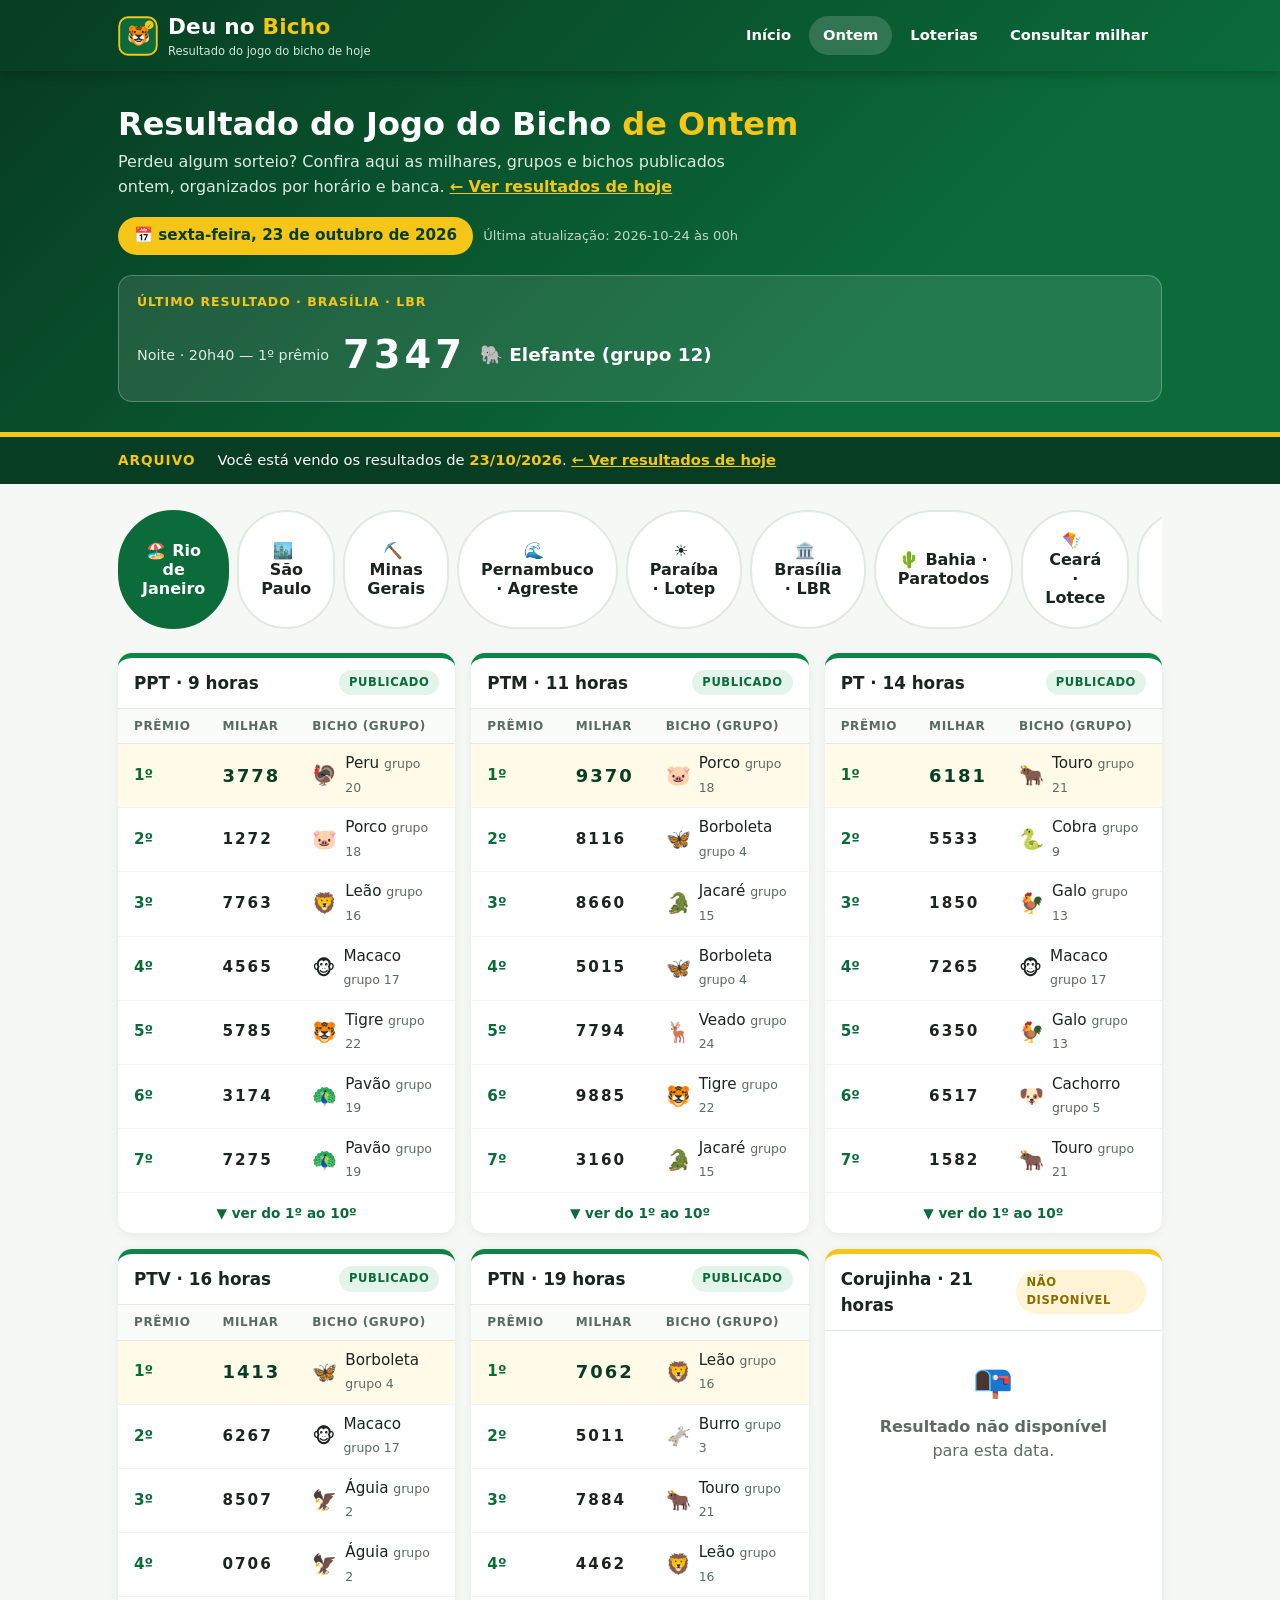
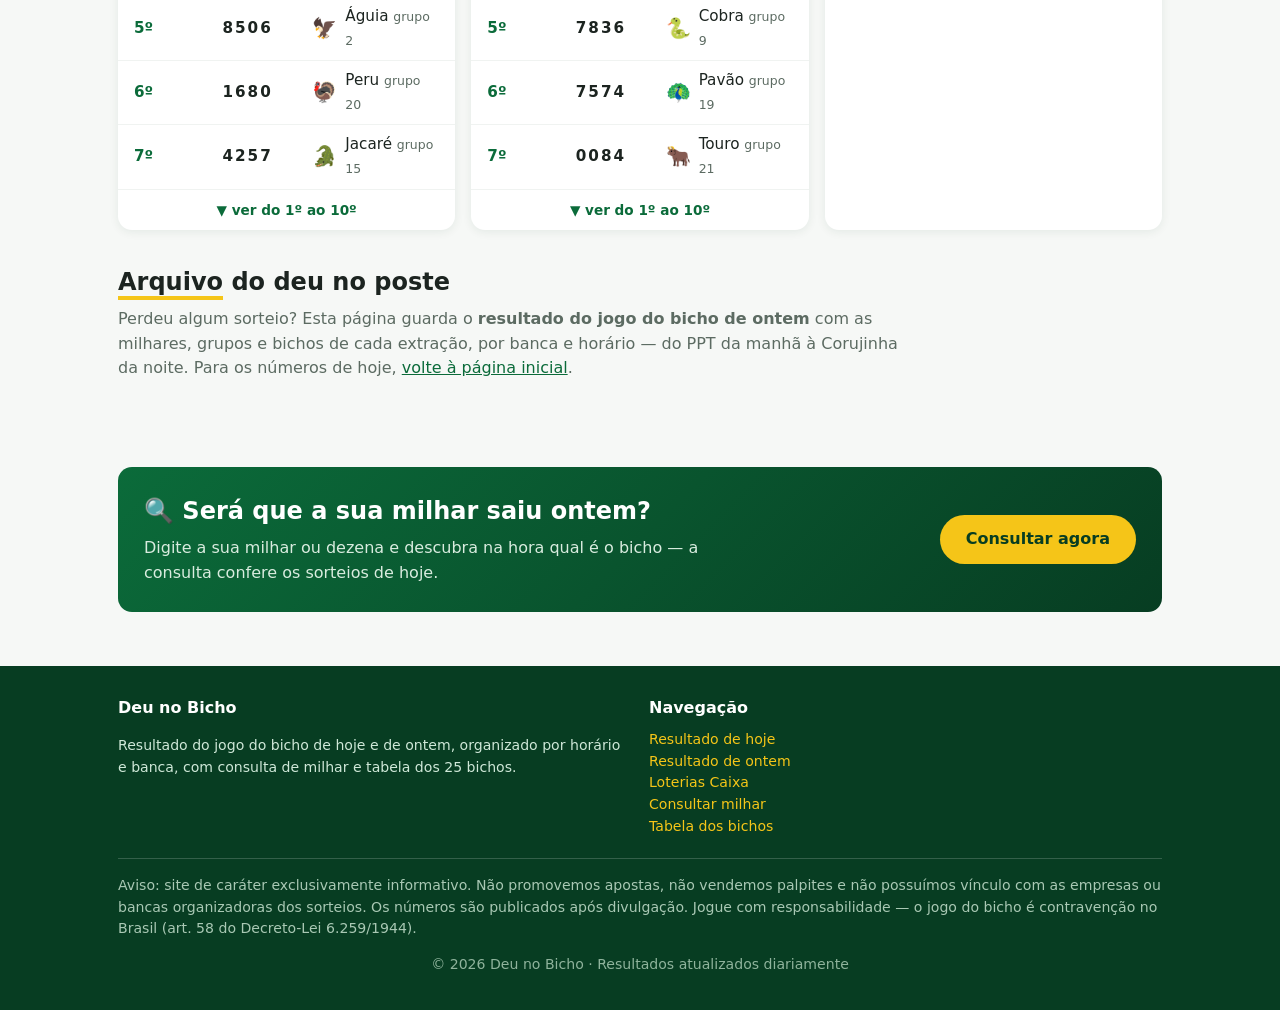
<file: ontem.html>
<!DOCTYPE html>
<html lang="pt-BR">
<head>
<meta charset="UTF-8">
<meta name="viewport" content="width=device-width, initial-scale=1.0">
<title>Resultado do Jogo do Bicho de Ontem | Deu no Bicho</title>
<meta name="description" content="Confira o resultado do jogo do bicho de ontem: milhares sorteadas, grupo e bicho de cada prêmio, por horário, no Rio de Janeiro, São Paulo, Minas Gerais e Bahia.">
<link rel="icon" type="image/svg+xml" href="assets/favicon.svg">
<link rel="canonical" href="ontem.html">
<link rel="stylesheet" href="assets/styles.css">
<meta property="og:title" content="Resultado do Jogo do Bicho de Ontem | Deu no Bicho">
<meta property="og:description" content="Milhares, grupos e bichos de ontem, organizados por horário e banca.">
<meta property="og:type" content="website">
</head>
<body>

<header class="site-header">
  <div class="wrap">
    <a class="brand" href="index.html">
      <img src="assets/favicon.svg" alt="Deu no Bicho">
      <span>
        <span class="brand-name">Deu no <em>Bicho</em></span>
        <span class="brand-tag">Resultado do jogo do bicho de hoje</span>
      </span>
    </a>
    <nav class="nav" aria-label="Navegação principal">
      <a href="index.html">Início</a>
      <a href="ontem.html" class="active">Ontem</a>
      <a href="loterias.html">Loterias</a>
      <a href="consultar.html">Consultar milhar</a>
    </nav>
  </div>
</header>

<section class="hero">
  <div class="wrap">
    <h1>Resultado do Jogo do Bicho <span class="gold">de Ontem</span></h1>
    <p class="lead">Perdeu algum sorteio? Confira aqui as milhares, grupos e bichos publicados ontem, organizados por horário e banca. <a href="index.html" style="color:var(--gold);font-weight:700">← Ver resultados de hoje</a></p>
    <div class="hero-meta">
      <span class="date-pill">📅 <span data-jb-date>carregando…</span></span>
      <span class="updated">Última atualização: <span data-jb-updated>…</span></span>
    </div>
    <div class="last-result" id="last-result" aria-live="polite"></div>
  </div>
</section>

<div class="next-strip">
  <div class="wrap" id="next-draws"></div>
</div>

<main class="wrap">
  <div class="tabs" id="banca-tabs" role="tablist" aria-label="Escolher banca"></div>
  <section class="draws" id="draws" aria-live="polite"></section>

  <section class="section" aria-labelledby="h-arquivo">
    <h2 id="h-arquivo"><span class="gold-u">Arquivo</span> do deu no poste</h2>
    <p class="sub" style="max-width:780px">Perdeu algum sorteio? Esta página guarda o <strong>resultado do jogo do bicho de ontem</strong> com as milhares, grupos e bichos de cada extração, por banca e horário — do PPT da manhã à Corujinha da noite. Para os números de hoje, <a href="index.html">volte à página inicial</a>.</p>
  </section>

  <section class="section">
    <div class="tool-teaser">
      <div>
        <h2>🔍 Será que a sua milhar saiu ontem?</h2>
        <p>Digite a sua milhar ou dezena e descubra na hora qual é o bicho — a consulta confere os sorteios de hoje.</p>
      </div>
      <a class="btn" href="consultar.html">Consultar agora</a>
    </div>
  </section>
</main>

<footer class="site-footer">
  <div class="wrap">
    <div class="cols">
      <div>
        <h4>Deu no Bicho</h4>
        <p>Resultado do jogo do bicho de hoje e de ontem, organizado por horário e banca, com consulta de milhar e tabela dos 25 bichos.</p>
      </div>
      <div>
        <h4>Navegação</h4>
        <ul>
          <li><a href="index.html">Resultado de hoje</a></li>
          <li><a href="ontem.html">Resultado de ontem</a></li>
          <li><a href="loterias.html">Loterias Caixa</a></li>
          <li><a href="consultar.html">Consultar milhar</a></li>
          <li><a href="consultar.html#tabela">Tabela dos bichos</a></li>
        </ul>
      </div>
    </div>
    <p class="disclaimer">Aviso: site de caráter exclusivamente informativo. Não promovemos apostas, não vendemos palpites e não possuímos vínculo com as empresas ou bancas organizadoras dos sorteios. Os números são publicados após divulgação. Jogue com responsabilidade — o jogo do bicho é contravenção no Brasil (art. 58 do Decreto-Lei 6.259/1944).</p>
    <p class="copy">© 2026 Deu no Bicho · Resultados atualizados diariamente</p>
  </div>
</footer>

<script src="assets/data-ontem.js"></script>
<script src="assets/app.js"></script>
</body>
</html>
</file>
<file: assets/styles.css>
/* Deu no Bicho — styles.css */
:root {
  --green-900: #073d22;
  --green-700: #0b6b3a;
  --green-600: #0e8448;
  --green-100: #e3f4ea;
  --gold: #f5c518;
  --gold-dark: #c99a06;
  --ink: #1c2420;
  --muted: #5c6b62;
  --line: #e2e8e4;
  --bg: #f6f8f6;
  --card: #ffffff;
  --danger: #b3261e;
  --radius: 14px;
  --shadow: 0 2px 10px rgba(7, 61, 34, .08);
  --font: "Segoe UI", system-ui, -apple-system, Roboto, "Helvetica Neue", Arial, sans-serif;
}

* { box-sizing: border-box; }
html { scroll-behavior: smooth; }
body {
  margin: 0;
  font-family: var(--font);
  color: var(--ink);
  background: var(--bg);
  line-height: 1.55;
}
a { color: var(--green-700); }
img { max-width: 100%; }

.wrap { max-width: 1080px; margin: 0 auto; padding: 0 18px; }

/* ---------- header ---------- */
.site-header {
  background: linear-gradient(135deg, var(--green-900), var(--green-700));
  color: #fff;
  position: sticky;
  top: 0;
  z-index: 50;
  box-shadow: 0 2px 12px rgba(0,0,0,.25);
}
.site-header .wrap {
  display: flex;
  align-items: center;
  justify-content: space-between;
  padding-top: 10px;
  padding-bottom: 10px;
}
.brand { display: flex; align-items: center; gap: 10px; text-decoration: none; color: #fff; }
.brand img { width: 40px; height: 40px; }
.brand-name { font-size: 1.35rem; font-weight: 800; letter-spacing: .2px; }
.brand-name em { font-style: normal; color: var(--gold); }
.brand-tag { display: block; font-size: .72rem; font-weight: 400; color: #cfe8d8; }
.nav { display: flex; gap: 4px; }
.nav a {
  color: #fff; text-decoration: none; font-weight: 600; font-size: .92rem;
  padding: 8px 14px; border-radius: 999px;
}
.nav a:hover, .nav a.active { background: rgba(255,255,255,.16); }

/* ---------- hero ---------- */
.hero {
  background: linear-gradient(135deg, var(--green-900) 0%, var(--green-700) 70%);
  color: #fff;
  padding: 34px 0 30px;
  border-bottom: 5px solid var(--gold);
}
.hero h1 { margin: 0 0 6px; font-size: 2rem; line-height: 1.2; }
.hero h1 .gold { color: var(--gold); }
.hero p.lead { margin: 0 0 18px; color: #d9ecdf; max-width: 640px; }
.hero-meta { display: flex; flex-wrap: wrap; gap: 10px; align-items: center; }
.date-pill {
  background: var(--gold); color: var(--green-900);
  font-weight: 800; padding: 7px 16px; border-radius: 999px; font-size: .95rem;
}
.updated { font-size: .82rem; color: #bcd8c6; }

.last-result {
  margin-top: 20px;
  background: rgba(255,255,255,.1);
  border: 1px solid rgba(255,255,255,.25);
  border-radius: var(--radius);
  padding: 16px 18px;
  display: flex; flex-wrap: wrap; gap: 14px; align-items: center;
}
.last-result .lbl { font-size: .78rem; text-transform: uppercase; letter-spacing: 1px; color: var(--gold); font-weight: 700; width: 100%; }
.last-result .milhar { font-size: 2.4rem; font-weight: 800; letter-spacing: 4px; }
.last-result .bicho { font-size: 1.15rem; font-weight: 700; }
.last-result .draw-name { font-size: .9rem; color: #d9ecdf; }

/* ---------- next draws strip ---------- */
.next-strip { background: var(--green-900); color: #fff; padding: 12px 0; }
.next-strip .wrap { display: flex; flex-wrap: wrap; gap: 10px 22px; align-items: center; }
.next-strip .t { font-weight: 800; color: var(--gold); font-size: .85rem; text-transform: uppercase; letter-spacing: 1px; }
.next-item { font-size: .92rem; }
.next-item b { color: var(--gold); }
.next-item .cd { font-variant-numeric: tabular-nums; font-weight: 700; }

/* ---------- banca tabs ---------- */
.tabs {
  display: flex; gap: 8px; margin: 26px 0 18px;
  flex-wrap: nowrap; overflow-x: auto; padding-bottom: 6px;
  -webkit-overflow-scrolling: touch; scrollbar-width: thin;
}
.tabs::-webkit-scrollbar { height: 6px; }
.tabs::-webkit-scrollbar-thumb { background: var(--line); border-radius: 3px; }
.tab {
  border: 2px solid var(--line); background: var(--card);
  padding: 10px 22px; border-radius: 999px; font-weight: 700; font-size: 1rem;
  cursor: pointer; color: var(--ink); font-family: var(--font);
}
.tab .flag { margin-right: 6px; }
.tab.active { background: var(--green-700); border-color: var(--green-700); color: #fff; }

/* ---------- draw cards ---------- */
.draws { display: grid; grid-template-columns: repeat(auto-fill, minmax(320px, 1fr)); gap: 16px; }
.draw-card {
  background: var(--card); border-radius: var(--radius);
  box-shadow: var(--shadow); overflow: hidden;
  border-top: 5px solid var(--green-600);
}
.draw-card.pending { border-top-color: var(--gold); }
.draw-head {
  display: flex; justify-content: space-between; align-items: center;
  padding: 12px 16px; border-bottom: 1px solid var(--line);
}
.draw-head h3 { margin: 0; font-size: 1.05rem; }
.badge {
  font-size: .72rem; font-weight: 800; text-transform: uppercase; letter-spacing: .6px;
  padding: 4px 10px; border-radius: 999px;
}
.badge.ok { background: var(--green-100); color: var(--green-700); }
.badge.wait { background: #fff4d6; color: #8a6d00; }
table.prizes { width: 100%; border-collapse: collapse; font-size: .95rem; }
table.prizes th {
  text-align: left; font-size: .75rem; text-transform: uppercase; letter-spacing: .6px;
  color: var(--muted); padding: 8px 16px; border-bottom: 1px solid var(--line);
  background: #fafcfa;
}
table.prizes td { padding: 8px 16px; border-bottom: 1px solid #f0f3f1; }
table.prizes tr:last-child td { border-bottom: none; }
table.prizes td.pos { font-weight: 800; color: var(--green-700); width: 52px; }
table.prizes td.mil { font-weight: 700; letter-spacing: 2px; font-variant-numeric: tabular-nums; }
table.prizes tr.head-prize td { background: #fffbe8; }
table.prizes tr.head-prize td.mil { font-size: 1.12rem; color: var(--green-900); }
.bicho-cell { display: flex; align-items: center; gap: 8px; }
.bicho-cell .emo { font-size: 1.25rem; }
.bicho-cell .grp { font-size: .78rem; color: var(--muted); }
.more-row td { text-align: center; padding: 6px !important; }
.more-btn {
  background: none; border: none; color: var(--green-700); font-weight: 700;
  cursor: pointer; font-size: .85rem; font-family: var(--font); padding: 6px 12px;
}
.more-btn:hover { text-decoration: underline; }
.waiting-box { padding: 26px 16px; text-align: center; color: var(--muted); }
.waiting-box .big { font-size: 2rem; display: block; margin-bottom: 8px; }
.waiting-box .cd { font-size: 1.5rem; font-weight: 800; color: var(--green-700); font-variant-numeric: tabular-nums; }
tr.extra-prize { display: none; }
.draw-card.show-all tr.extra-prize { display: table-row; }

/* ---------- sections ---------- */
.section { padding: 34px 0; }
.section h2 { font-size: 1.5rem; margin: 0 0 6px; }
.section h2 .gold-u { border-bottom: 4px solid var(--gold); }
.section .sub { color: var(--muted); margin: 0 0 18px; }

.tool-teaser {
  background: linear-gradient(135deg, var(--green-700), var(--green-900));
  color: #fff; border-radius: var(--radius); padding: 26px;
  display: flex; flex-wrap: wrap; gap: 18px; align-items: center; justify-content: space-between;
}
.tool-teaser h2 { color: #fff; }
.tool-teaser p { color: #d9ecdf; margin: 6px 0 0; max-width: 560px; }
.btn {
  display: inline-block; background: var(--gold); color: var(--green-900);
  font-weight: 800; padding: 12px 26px; border-radius: 999px; text-decoration: none;
  border: none; cursor: pointer; font-size: 1rem; font-family: var(--font);
}
.btn:hover { background: #ffd83d; }
.btn.ghost { background: transparent; color: #fff; border: 2px solid #fff; }
.btn.ghost:hover { background: rgba(255,255,255,.12); }

/* ---------- consult tool ---------- */
.consult-box {
  background: var(--card); border-radius: var(--radius); box-shadow: var(--shadow);
  padding: 26px; max-width: 720px; margin: 0 auto;
}
.consult-box label { font-weight: 700; display: block; margin-bottom: 8px; }
.consult-row { display: flex; gap: 10px; flex-wrap: wrap; }
.consult-row input {
  flex: 1; min-width: 180px; font-size: 1.4rem; padding: 10px 14px;
  border: 2px solid var(--line); border-radius: 10px; letter-spacing: 4px;
  font-variant-numeric: tabular-nums; font-family: var(--font);
}
.consult-row input:focus { outline: none; border-color: var(--green-600); }
.result-panel { margin-top: 20px; display: none; }
.result-panel.show { display: block; }
.bicho-hero {
  display: flex; align-items: center; gap: 16px;
  background: var(--green-100); border-radius: var(--radius); padding: 16px 18px;
}
.bicho-hero .emo { font-size: 3rem; }
.bicho-hero .nm { font-size: 1.4rem; font-weight: 800; }
.bicho-hero .dt { color: var(--muted); font-size: .92rem; }
.hit-list { margin: 16px 0 0; padding: 0; list-style: none; }
.hit-list li {
  background: #fffbe8; border: 1px solid #f0df9a; border-radius: 10px;
  padding: 10px 14px; margin-bottom: 8px; font-size: .95rem;
}
.hit-list li b { color: var(--green-700); }
.no-hit {
  margin-top: 16px; background: #f4f6f4; border-radius: 10px;
  padding: 12px 16px; color: var(--muted); font-size: .95rem;
}
.hint { font-size: .85rem; color: var(--muted); margin-top: 10px; }

/* ---------- bicho table ---------- */
.bicho-grid { display: grid; grid-template-columns: repeat(auto-fill, minmax(150px, 1fr)); gap: 10px; }
.bicho-card {
  background: var(--card); border: 1px solid var(--line); border-radius: 12px;
  padding: 12px; text-align: center; box-shadow: var(--shadow);
}
.bicho-card .emo { font-size: 2rem; }
.bicho-card .nm { font-weight: 800; }
.bicho-card .gp { font-size: .8rem; color: #fff; background: var(--green-700); border-radius: 999px; display: inline-block; padding: 1px 10px; margin: 4px 0; }
.bicho-card .dz { font-size: .82rem; color: var(--muted); font-variant-numeric: tabular-nums; }

/* ---------- faq / info ---------- */
.faq { max-width: 800px; }
.faq details {
  background: var(--card); border: 1px solid var(--line); border-radius: 10px;
  padding: 12px 16px; margin-bottom: 10px;
}
.faq summary { font-weight: 700; cursor: pointer; }
.faq p { color: var(--muted); margin: 8px 0 0; }
.info-grid { display: grid; grid-template-columns: repeat(auto-fit, minmax(240px, 1fr)); gap: 14px; }
.info-card { background: var(--card); border-radius: var(--radius); padding: 18px; box-shadow: var(--shadow); }
.info-card h3 { margin: 0 0 8px; font-size: 1.05rem; }
.info-card p { margin: 0; color: var(--muted); font-size: .93rem; }

/* ---------- footer ---------- */
.site-footer { background: var(--green-900); color: #cfe8d8; padding: 30px 0 20px; margin-top: 20px; }
.site-footer .cols { display: grid; grid-template-columns: repeat(auto-fit, minmax(220px, 1fr)); gap: 18px; }
.site-footer h4 { color: #fff; margin: 0 0 8px; font-size: 1rem; }
.site-footer p, .site-footer li { font-size: .88rem; }
.site-footer ul { list-style: none; margin: 0; padding: 0; }
.site-footer a { color: var(--gold); text-decoration: none; }
.site-footer a:hover { text-decoration: underline; }
.disclaimer {
  margin-top: 20px; padding-top: 16px; border-top: 1px solid rgba(255,255,255,.18);
  font-size: .8rem; color: #a9c8b4;
}
.copy { text-align: center; font-size: .8rem; color: #8fb39c; margin-top: 14px; }

@media (max-width: 640px) {
  .hero h1 { font-size: 1.5rem; }
  .last-result .milhar { font-size: 1.9rem; }
  .nav a { padding: 8px 10px; font-size: .85rem; }
  .brand-tag { display: none; }
}

/* ---------- loterias ---------- */
.lot-grid { display: grid; grid-template-columns: repeat(auto-fill, minmax(330px, 1fr)); gap: 18px; margin: 8px 0 8px; }
.lot-card {
  background: var(--card); border-radius: var(--radius);
  box-shadow: var(--shadow); border-top: 5px solid var(--gold-dark);
  padding: 20px 22px;
}
.lot-card header { display: flex; align-items: center; justify-content: space-between; gap: 10px; margin-bottom: 4px; }
.lot-card h2 { font-size: 1.25rem; margin: 0; }
.lot-conc { color: var(--muted); font-size: .92rem; margin: 0 0 12px; }
.balls { display: flex; flex-wrap: wrap; gap: 8px; margin: 6px 0 10px; }
.ball {
  width: 42px; height: 42px; border-radius: 50%;
  background: var(--green-700); color: #fff;
  display: inline-flex; align-items: center; justify-content: center;
  font-weight: 800; font-size: .95rem;
}
.ball-2 { background: var(--green-600); }
.ball-trevo { width: auto; border-radius: 999px; padding: 0 12px; background: var(--gold); color: var(--ink); font-size: .85rem; }
.badge-acum, .badge-ok {
  font-size: .75rem; font-weight: 800; text-transform: uppercase; letter-spacing: .04em;
  padding: 4px 10px; border-radius: 999px; white-space: nowrap;
}
.badge-acum { background: #fff4d6; color: #8a6d00; border: 1px solid var(--gold); }
.badge-ok { background: var(--green-100); color: var(--green-700); border: 1px solid var(--green-600); }
.lot-sub { font-weight: 700; font-size: .9rem; color: var(--muted); margin: 8px 0 2px; }
.lot-extra, .lot-next { font-size: .92rem; margin: 6px 0; }
.lot-next strong { color: var(--green-700); }
.empty { padding: 30px; text-align: center; color: var(--muted); }
</file>
